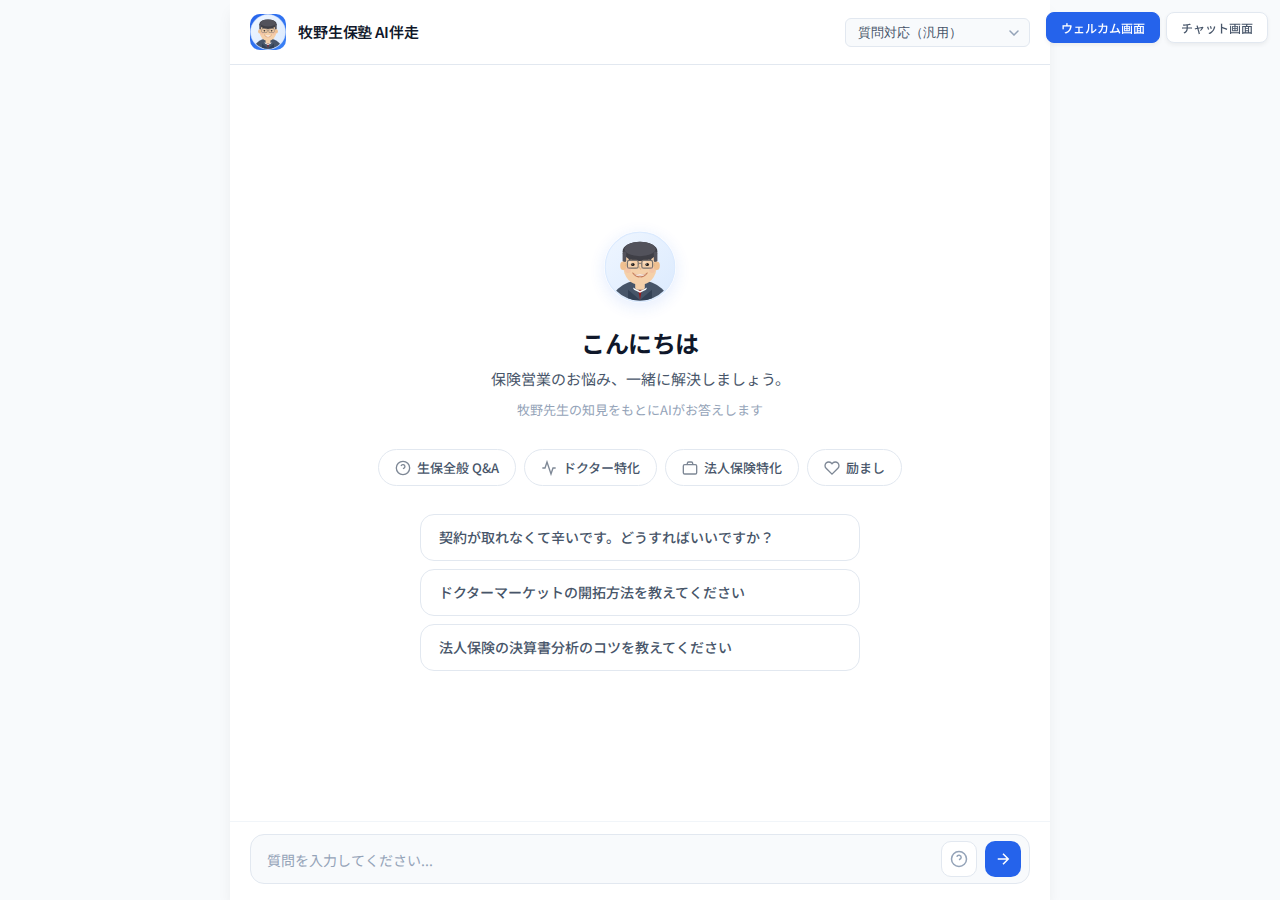
<file: makino-ai-companion/preview_chat.html>
<!DOCTYPE html>
<html lang="ja">
<head>
    <meta charset="UTF-8">
    <meta name="viewport" content="width=device-width, initial-scale=1.0">
    <title>牧野生保塾 AI伴走システム - チャットUIプレビュー</title>
    <link rel="preconnect" href="https://fonts.googleapis.com">
    <link href="https://fonts.googleapis.com/css2?family=Noto+Sans+JP:wght@300;400;500;600;700&display=swap" rel="stylesheet">
    <style>
        :root {
            --primary: #2563eb;
            --primary-hover: #1d4ed8;
            --primary-soft: #dbeafe;
            --primary-bg: #eff6ff;
            --surface: #ffffff;
            --bg: #f8fafc;
            --bg-alt: #f1f5f9;
            --text: #0f172a;
            --text-secondary: #475569;
            --text-muted: #94a3b8;
            --border: #e2e8f0;
            --border-light: #f1f5f9;
            --radius: 16px;
            --radius-sm: 10px;
            --transition: 0.2s cubic-bezier(0.4, 0, 0.2, 1);
        }
        * { margin: 0; padding: 0; box-sizing: border-box; }
        body {
            font-family: 'Noto Sans JP', -apple-system, BlinkMacSystemFont, "Segoe UI", "Hiragino Sans", sans-serif;
            background: var(--bg); color: var(--text); line-height: 1.7;
            -webkit-font-smoothing: antialiased; -moz-osx-font-smoothing: grayscale;
        }
        .app-container {
            display: flex; flex-direction: column; height: 100vh; height: 100dvh;
            max-width: 820px; margin: 0 auto; background: var(--surface);
            box-shadow: 0 10px 15px -3px rgba(0,0,0,0.08), 0 4px 6px -4px rgba(0,0,0,0.04);
        }
        .app-header {
            display: flex; align-items: center; justify-content: space-between;
            padding: 14px 20px; background: var(--surface);
            border-bottom: 1px solid var(--border); flex-shrink: 0; z-index: 10;
        }
        .header-left { display: flex; align-items: center; gap: 12px; }
        .header-logo {
            width: 36px; height: 36px;
            background: linear-gradient(135deg, var(--primary), #3b82f6);
            border-radius: 10px; display: flex; align-items: center; justify-content: center;
            flex-shrink: 0; overflow: hidden;
        }
        .header-logo img { width: 100%; height: 100%; object-fit: cover; border-radius: inherit; }
        .app-title { font-size: 15px; font-weight: 600; color: var(--text); letter-spacing: -0.01em; }
        .pattern-selector select {
            padding: 6px 28px 6px 12px; border: 1px solid var(--border); border-radius: 6px;
            background: var(--bg) url("data:image/svg+xml,%3Csvg width='10' height='6' viewBox='0 0 10 6' fill='none' xmlns='http://www.w3.org/2000/svg'%3E%3Cpath d='M1 1l4 4 4-4' stroke='%2394a3b8' stroke-width='1.5' stroke-linecap='round'/%3E%3C/svg%3E") no-repeat right 10px center;
            color: var(--text-secondary); font-size: 13px; font-weight: 500;
            cursor: pointer; outline: none; appearance: none; -webkit-appearance: none;
            transition: all var(--transition);
        }
        .pattern-selector select:hover { border-color: var(--primary); }
        .pattern-selector select option { color: var(--text); background: var(--surface); }

        /* チャットエリア */
        .chat-area {
            flex: 1; overflow-y: auto; padding: 24px 20px;
            display: flex; flex-direction: column; gap: 4px; scroll-behavior: smooth;
        }
        .chat-area::-webkit-scrollbar { width: 6px; }
        .chat-area::-webkit-scrollbar-track { background: transparent; }
        .chat-area::-webkit-scrollbar-thumb { background: var(--border); border-radius: 3px; }

        /* ウェルカム画面 */
        .welcome-screen {
            display: flex; flex-direction: column; align-items: center; justify-content: center;
            flex: 1; padding: 48px 24px 32px; gap: 28px;
            animation: welcomeFadeIn 0.6s cubic-bezier(0.16, 1, 0.3, 1);
        }
        @keyframes welcomeFadeIn {
            from { opacity: 0; transform: translateY(16px); }
            to { opacity: 1; transform: translateY(0); }
        }
        .welcome-screen.--leaving {
            animation: welcomeFadeOut 0.35s ease forwards; pointer-events: none;
        }
        @keyframes welcomeFadeOut {
            to { opacity: 0; transform: translateY(-12px) scale(0.97); }
        }
        .welcome-hero {
            display: flex; flex-direction: column; align-items: center; gap: 4px; text-align: center;
        }
        .welcome-avatar {
            width: 72px; height: 72px; border-radius: 50%; overflow: hidden; margin-bottom: 16px;
            box-shadow: 0 4px 16px rgba(37, 99, 235, 0.12);
            animation: avatarBounceIn 0.7s cubic-bezier(0.34, 1.56, 0.64, 1) 0.1s both;
        }
        @keyframes avatarBounceIn {
            from { opacity: 0; transform: scale(0.6); }
            to { opacity: 1; transform: scale(1); }
        }
        .welcome-avatar img, .welcome-avatar svg { width: 100%; height: 100%; object-fit: cover; }
        .welcome-heading {
            font-size: 24px; font-weight: 700; color: var(--text); letter-spacing: -0.02em;
            animation: textFadeIn 0.5s cubic-bezier(0.16, 1, 0.3, 1) 0.2s both;
        }
        .welcome-sub {
            font-size: 15px; font-weight: 400; color: var(--text-secondary); line-height: 1.6;
            animation: textFadeIn 0.5s cubic-bezier(0.16, 1, 0.3, 1) 0.3s both;
        }
        .welcome-note {
            font-size: 13px; color: var(--text-muted); margin-top: 4px;
            animation: textFadeIn 0.5s cubic-bezier(0.16, 1, 0.3, 1) 0.35s both;
        }
        @keyframes textFadeIn {
            from { opacity: 0; transform: translateY(8px); }
            to { opacity: 1; transform: translateY(0); }
        }
        .welcome-chips {
            display: flex; flex-wrap: wrap; justify-content: center; gap: 8px;
            animation: chipsSlideUp 0.5s cubic-bezier(0.16, 1, 0.3, 1) 0.4s both;
        }
        @keyframes chipsSlideUp {
            from { opacity: 0; transform: translateY(14px); }
            to { opacity: 1; transform: translateY(0); }
        }
        .welcome-chip {
            display: inline-flex; align-items: center; gap: 6px;
            padding: 8px 16px; background: var(--surface); border: 1.5px solid var(--border);
            border-radius: 24px; cursor: pointer; transition: all 0.2s cubic-bezier(0.4, 0, 0.2, 1);
            font-family: inherit; font-size: 13px; font-weight: 500;
            color: var(--text-secondary); white-space: nowrap;
        }
        .welcome-chip svg { flex-shrink: 0; opacity: 0.7; transition: opacity 0.2s; }
        .welcome-chip:hover {
            border-color: var(--primary); background: var(--primary-bg); color: var(--primary);
            transform: translateY(-1px); box-shadow: 0 2px 8px rgba(37, 99, 235, 0.1);
        }
        .welcome-chip:hover svg { opacity: 1; }
        .welcome-chip:active { transform: translateY(0); }
        .welcome-chip.--active {
            background: var(--primary); border-color: var(--primary); color: white;
        }
        .welcome-chip.--active svg { opacity: 1; stroke: white; }
        .welcome-suggestions {
            display: flex; flex-direction: column; gap: 8px; width: 100%; max-width: 440px;
            animation: suggestionsSlideUp 0.5s cubic-bezier(0.16, 1, 0.3, 1) 0.55s both;
        }
        @keyframes suggestionsSlideUp {
            from { opacity: 0; transform: translateY(14px); }
            to { opacity: 1; transform: translateY(0); }
        }
        .welcome-suggestion-btn {
            padding: 12px 18px; background: var(--surface); border: 1px solid var(--border);
            border-radius: 14px; font-size: 14px; font-weight: 500;
            color: var(--text-secondary); cursor: pointer; transition: all 0.2s;
            text-align: left; font-family: inherit; line-height: 1.5;
        }
        .welcome-suggestion-btn:hover {
            background: var(--primary-bg); border-color: var(--primary); color: var(--primary);
            transform: translateY(-1px); box-shadow: 0 2px 8px rgba(37, 99, 235, 0.08);
        }
        .welcome-suggestion-btn:active { transform: translateY(0); }

        /* メッセージ */
        .message {
            max-width: 82%; display: flex; flex-direction: column; gap: 6px;
            animation: messageIn 0.35s cubic-bezier(0.16, 1, 0.3, 1);
        }
        @keyframes messageIn {
            from { opacity: 0; transform: translateY(10px) scale(0.98); }
            to { opacity: 1; transform: translateY(0) scale(1); }
        }
        .message--user { align-self: flex-end; align-items: flex-end; margin-top: 16px; }
        .message--assistant { align-self: flex-start; align-items: flex-start; margin-top: 4px; }
        .message-row { display: flex; align-items: flex-end; gap: 10px; }
        .message--user .message-row { flex-direction: row-reverse; }
        .message-avatar {
            width: 32px; height: 32px; border-radius: 10px; flex-shrink: 0;
            display: flex; align-items: center; justify-content: center; font-size: 14px;
        }
        .message--assistant .message-avatar {
            background: linear-gradient(135deg, var(--primary-bg), var(--primary-soft));
            overflow: hidden; padding: 0;
        }
        .message--assistant .message-avatar img,
        .message--assistant .message-avatar svg {
            width: 100%; height: 100%; object-fit: cover;
        }
        .message--user .message-avatar { background: var(--bg-alt); color: var(--text-muted); }
        .message-bubble {
            padding: 12px 16px; font-size: 14px; line-height: 1.8;
            word-break: break-word; white-space: pre-wrap;
        }
        .message--user .message-bubble {
            background: var(--primary); color: white;
            border-radius: var(--radius) var(--radius) 4px var(--radius);
            box-shadow: 0 1px 2px rgba(37,99,235,0.2);
        }
        .message--assistant .message-bubble {
            background: var(--bg); color: var(--text);
            border-radius: var(--radius) var(--radius) var(--radius) 4px;
            border: 1px solid var(--border-light);
        }
        .message-sources {
            margin-left: 42px; padding: 8px 14px; background: var(--bg);
            border: 1px solid var(--border-light); border-radius: var(--radius-sm);
            font-size: 12px; color: var(--text-muted); transition: all var(--transition);
        }
        .message-sources[open] { background: var(--surface); border-color: var(--border); }
        .message-sources summary {
            cursor: pointer; font-weight: 500; color: var(--text-secondary); font-size: 12px;
            display: flex; align-items: center; gap: 6px; list-style: none; user-select: none;
        }
        .message-sources summary::-webkit-details-marker { display: none; }
        .message-sources summary::before {
            content: ''; width: 16px; height: 16px;
            background: url("data:image/svg+xml,%3Csvg width='16' height='16' viewBox='0 0 16 16' fill='none' xmlns='http://www.w3.org/2000/svg'%3E%3Cpath d='M6 4l4 4-4 4' stroke='%2394a3b8' stroke-width='1.5' stroke-linecap='round'/%3E%3C/svg%3E") no-repeat center;
            transition: transform var(--transition); flex-shrink: 0;
        }
        .message-sources[open] summary::before { transform: rotate(90deg); }
        .message-sources ul { margin-top: 8px; padding-left: 22px; display: flex; flex-direction: column; gap: 2px; }
        .message-sources li { font-size: 12px; color: var(--text-secondary); line-height: 1.5; }
        .message-feedback { display: flex; gap: 6px; margin-left: 42px; }
        .feedback-btn {
            padding: 5px 14px; border: 1px solid var(--border); border-radius: 20px;
            background: var(--surface); font-size: 12px; font-weight: 500;
            color: var(--text-secondary); cursor: pointer; transition: all var(--transition);
        }
        .feedback-btn:hover { background: var(--primary-bg); border-color: var(--primary); color: var(--primary); }
        .feedback-btn--active { background: var(--primary); color: white; border-color: var(--primary); }

        /* 入力エリア */
        .input-area {
            padding: 12px 20px 16px; background: var(--surface);
            border-top: 1px solid var(--border-light); flex-shrink: 0;
        }
        .input-wrapper {
            display: flex; align-items: flex-end; gap: 8px; background: var(--bg);
            border: 1.5px solid var(--border); border-radius: 14px; padding: 6px 8px 6px 16px;
            transition: all var(--transition);
        }
        .input-wrapper:focus-within {
            border-color: var(--primary);
            box-shadow: 0 0 0 3px rgba(37,99,235,0.08);
            background: var(--surface);
        }
        #questionInput {
            flex: 1; border: none; outline: none; background: transparent;
            font-size: 14px; line-height: 1.6; resize: none; max-height: 120px;
            font-family: inherit; color: var(--text); padding: 6px 0;
        }
        #questionInput::placeholder { color: var(--text-muted); }
        .send-button, .guide-toggle {
            width: 36px; height: 36px; border-radius: 10px;
            display: flex; align-items: center; justify-content: center; flex-shrink: 0; cursor: pointer;
        }
        .send-button {
            border: none; background: var(--primary); color: white;
            transition: all var(--transition);
        }
        .send-button:hover { background: var(--primary-hover); transform: scale(1.04); }
        .guide-toggle {
            border: 1.5px solid var(--border); background: var(--surface);
            color: var(--text-muted); transition: all var(--transition);
        }
        .guide-toggle:hover {
            background: var(--primary-bg); border-color: var(--primary); color: var(--primary);
        }

        /* プレビューモード切替 */
        .preview-switcher {
            position: fixed; top: 12px; right: 12px; z-index: 100;
            display: flex; gap: 6px;
        }
        .preview-switcher button {
            padding: 6px 14px; border: 1px solid var(--border); border-radius: 8px;
            background: var(--surface); font-size: 12px; font-weight: 500;
            color: var(--text-secondary); cursor: pointer; font-family: inherit;
            transition: all 0.2s; box-shadow: 0 2px 4px rgba(0,0,0,0.06);
        }
        .preview-switcher button:hover { border-color: var(--primary); color: var(--primary); }
        .preview-switcher button.--active {
            background: var(--primary); color: white; border-color: var(--primary);
        }

        @media (max-width: 640px) {
            .app-container { box-shadow: none; }
            .app-header { padding: 12px 16px; }
            .chat-area { padding: 16px 14px; }
            .input-area { padding: 10px 14px 14px; }
            .message { max-width: 90%; }
            .message-sources, .message-feedback { margin-left: 0; }
            .message-avatar { width: 28px; height: 28px; border-radius: 8px; font-size: 12px; }
            .welcome-heading { font-size: 20px; }
            .welcome-chips { gap: 6px; }
            .welcome-chip { padding: 6px 12px; font-size: 12px; }
        }
    </style>
</head>
<body>
    <!-- プレビュー切替 -->
    <div class="preview-switcher">
        <button class="--active" onclick="showWelcome()">ウェルカム画面</button>
        <button onclick="showChat()">チャット画面</button>
    </div>

    <div class="app-container">
        <header class="app-header">
            <div class="header-left">
                <div class="header-logo">
                    <svg xmlns="http://www.w3.org/2000/svg" viewBox="0 0 120 120" width="36" height="36">
                        <circle cx="60" cy="60" r="58" fill="url(#bg-grad-h)" stroke="#dbeafe" stroke-width="2"/>
                        <defs>
                            <linearGradient id="bg-grad-h" x1="0%" y1="0%" x2="100%" y2="100%">
                                <stop offset="0%" stop-color="#eff6ff"/><stop offset="100%" stop-color="#dbeafe"/>
                            </linearGradient>
                            <clipPath id="circle-clip-h"><circle cx="60" cy="60" r="56"/></clipPath>
                        </defs>
                        <g clip-path="url(#circle-clip-h)">
                            <ellipse cx="60" cy="130" rx="52" ry="48" fill="#475569"/>
                            <path d="M40 98 L60 115 L80 98 L80 130 L40 130 Z" fill="#334155"/>
                            <path d="M57 98 L60 115 L63 98 Z" fill="#991b1b"/>
                            <path d="M48 94 L60 100 L72 94 L70 98 L60 103 L50 98 Z" fill="#f8fafc"/>
                            <rect x="52" y="82" width="16" height="16" rx="4" fill="#f5d0a9"/>
                            <ellipse cx="60" cy="58" rx="28" ry="32" fill="#f5d0a9"/>
                            <ellipse cx="60" cy="34" rx="29" ry="16" fill="#3f3f46"/>
                            <ellipse cx="60" cy="30" rx="26" ry="12" fill="#52525b"/>
                            <rect x="31" y="34" width="6" height="18" rx="3" fill="#52525b"/>
                            <rect x="83" y="34" width="6" height="18" rx="3" fill="#52525b"/>
                            <ellipse cx="32" cy="58" rx="5" ry="7" fill="#f0c090"/>
                            <ellipse cx="88" cy="58" rx="5" ry="7" fill="#f0c090"/>
                            <path d="M42 48 Q48 44 54 47" stroke="#3f3f46" stroke-width="2" fill="none" stroke-linecap="round"/>
                            <path d="M66 47 Q72 44 78 48" stroke="#3f3f46" stroke-width="2" fill="none" stroke-linecap="round"/>
                            <rect x="39" y="49" width="18" height="13" rx="3" fill="none" stroke="#78716c" stroke-width="2"/>
                            <rect x="63" y="49" width="18" height="13" rx="3" fill="none" stroke="#78716c" stroke-width="2"/>
                            <path d="M57 55 Q60 52 63 55" stroke="#78716c" stroke-width="1.5" fill="none"/>
                            <ellipse cx="48" cy="56" rx="3" ry="2.5" fill="#1c1917"/>
                            <circle cx="47" cy="55" r="1" fill="white" opacity="0.7"/>
                            <ellipse cx="72" cy="56" rx="3" ry="2.5" fill="#1c1917"/>
                            <circle cx="71" cy="55" r="1" fill="white" opacity="0.7"/>
                            <path d="M58 58 Q60 66 62 63" stroke="#d4a574" stroke-width="1.2" fill="none" stroke-linecap="round"/>
                            <path d="M48 70 Q54 78 60 76 Q66 78 72 70" stroke="#c47a5a" stroke-width="1.8" fill="none" stroke-linecap="round"/>
                            <path d="M50 72 Q60 79 70 72" fill="#fefefe"/>
                            <circle cx="40" cy="65" r="5" fill="#f0a0a0" opacity="0.2"/>
                            <circle cx="80" cy="65" r="5" fill="#f0a0a0" opacity="0.2"/>
                        </g>
                    </svg>
                </div>
                <h1 class="app-title">牧野生保塾 AI伴走</h1>
            </div>
            <div class="pattern-selector">
                <select id="patternSelect">
                    <option value="1">質問対応（汎用）</option>
                    <option value="2">ドクターマーケット特化</option>
                    <option value="3">法人保険特化</option>
                    <option value="4">励まし・メンタリング</option>
                </select>
            </div>
        </header>

        <main class="chat-area" id="chatArea">
            <!-- ウェルカム画面 -->
            <div class="welcome-screen" id="welcomeScreen">
                <div class="welcome-hero">
                    <div class="welcome-avatar">
                        <svg xmlns="http://www.w3.org/2000/svg" viewBox="0 0 120 120" width="72" height="72">
                            <circle cx="60" cy="60" r="58" fill="url(#bg-grad-w)" stroke="#dbeafe" stroke-width="2"/>
                            <defs>
                                <linearGradient id="bg-grad-w" x1="0%" y1="0%" x2="100%" y2="100%">
                                    <stop offset="0%" stop-color="#eff6ff"/><stop offset="100%" stop-color="#dbeafe"/>
                                </linearGradient>
                                <clipPath id="circle-clip-w"><circle cx="60" cy="60" r="56"/></clipPath>
                            </defs>
                            <g clip-path="url(#circle-clip-w)">
                                <ellipse cx="60" cy="130" rx="52" ry="48" fill="#475569"/>
                                <path d="M40 98 L60 115 L80 98 L80 130 L40 130 Z" fill="#334155"/>
                                <path d="M57 98 L60 115 L63 98 Z" fill="#991b1b"/>
                                <path d="M48 94 L60 100 L72 94 L70 98 L60 103 L50 98 Z" fill="#f8fafc"/>
                                <rect x="52" y="82" width="16" height="16" rx="4" fill="#f5d0a9"/>
                                <ellipse cx="60" cy="58" rx="28" ry="32" fill="#f5d0a9"/>
                                <ellipse cx="60" cy="34" rx="29" ry="16" fill="#3f3f46"/>
                                <ellipse cx="60" cy="30" rx="26" ry="12" fill="#52525b"/>
                                <rect x="31" y="34" width="6" height="18" rx="3" fill="#52525b"/>
                                <rect x="83" y="34" width="6" height="18" rx="3" fill="#52525b"/>
                                <ellipse cx="32" cy="58" rx="5" ry="7" fill="#f0c090"/>
                                <ellipse cx="88" cy="58" rx="5" ry="7" fill="#f0c090"/>
                                <path d="M42 48 Q48 44 54 47" stroke="#3f3f46" stroke-width="2" fill="none" stroke-linecap="round"/>
                                <path d="M66 47 Q72 44 78 48" stroke="#3f3f46" stroke-width="2" fill="none" stroke-linecap="round"/>
                                <rect x="39" y="49" width="18" height="13" rx="3" fill="none" stroke="#78716c" stroke-width="2"/>
                                <rect x="63" y="49" width="18" height="13" rx="3" fill="none" stroke="#78716c" stroke-width="2"/>
                                <path d="M57 55 Q60 52 63 55" stroke="#78716c" stroke-width="1.5" fill="none"/>
                                <rect x="41" y="51" width="5" height="3" rx="1" fill="rgba(255,255,255,0.3)"/>
                                <rect x="65" y="51" width="5" height="3" rx="1" fill="rgba(255,255,255,0.3)"/>
                                <ellipse cx="48" cy="56" rx="3" ry="2.5" fill="#1c1917"/>
                                <circle cx="47" cy="55" r="1" fill="white" opacity="0.7"/>
                                <ellipse cx="72" cy="56" rx="3" ry="2.5" fill="#1c1917"/>
                                <circle cx="71" cy="55" r="1" fill="white" opacity="0.7"/>
                                <path d="M58 58 Q60 66 62 63" stroke="#d4a574" stroke-width="1.2" fill="none" stroke-linecap="round"/>
                                <path d="M48 70 Q54 78 60 76 Q66 78 72 70" stroke="#c47a5a" stroke-width="1.8" fill="none" stroke-linecap="round"/>
                                <path d="M50 72 Q60 79 70 72" fill="#fefefe"/>
                                <path d="M50 72 Q60 76 70 72" stroke="#c47a5a" stroke-width="0.8" fill="none"/>
                                <path d="M36 54 Q38 56 36 58" stroke="#d4a574" stroke-width="0.8" fill="none"/>
                                <path d="M84 54 Q82 56 84 58" stroke="#d4a574" stroke-width="0.8" fill="none"/>
                                <circle cx="40" cy="65" r="5" fill="#f0a0a0" opacity="0.2"/>
                                <circle cx="80" cy="65" r="5" fill="#f0a0a0" opacity="0.2"/>
                            </g>
                        </svg>
                    </div>
                    <h2 class="welcome-heading">こんにちは</h2>
                    <p class="welcome-sub">保険営業のお悩み、一緒に解決しましょう。</p>
                    <p class="welcome-note">牧野先生の知見をもとにAIがお答えします</p>
                </div>

                <div class="welcome-chips">
                    <button class="welcome-chip" data-pattern="1">
                        <svg width="16" height="16" viewBox="0 0 24 24" fill="none" stroke="currentColor" stroke-width="2"><circle cx="12" cy="12" r="10"/><path d="M9.09 9a3 3 0 015.83 1c0 2-3 3-3 3"/><line x1="12" y1="17" x2="12.01" y2="17"/></svg>
                        <span>生保全般 Q&A</span>
                    </button>
                    <button class="welcome-chip" data-pattern="2">
                        <svg width="16" height="16" viewBox="0 0 24 24" fill="none" stroke="currentColor" stroke-width="2"><path d="M22 12h-4l-3 9L9 3l-3 9H2"/></svg>
                        <span>ドクター特化</span>
                    </button>
                    <button class="welcome-chip" data-pattern="3">
                        <svg width="16" height="16" viewBox="0 0 24 24" fill="none" stroke="currentColor" stroke-width="2"><rect x="2" y="7" width="20" height="14" rx="2"/><path d="M16 7V5a2 2 0 00-2-2h-4a2 2 0 00-2 2v2"/></svg>
                        <span>法人保険特化</span>
                    </button>
                    <button class="welcome-chip" data-pattern="4">
                        <svg width="16" height="16" viewBox="0 0 24 24" fill="none" stroke="currentColor" stroke-width="2"><path d="M20.84 4.61a5.5 5.5 0 00-7.78 0L12 5.67l-1.06-1.06a5.5 5.5 0 00-7.78 7.78L12 21.23l8.84-8.84a5.5 5.5 0 000-7.78z"/></svg>
                        <span>励まし</span>
                    </button>
                </div>

                <div class="welcome-suggestions">
                    <button class="welcome-suggestion-btn" data-question="契約が取れなくて辛いです。どうすればいいですか？">契約が取れなくて辛いです。どうすればいいですか？</button>
                    <button class="welcome-suggestion-btn" data-question="ドクターマーケットの開拓方法を教えてください">ドクターマーケットの開拓方法を教えてください</button>
                    <button class="welcome-suggestion-btn" data-question="法人保険の決算書分析のコツを教えてください">法人保険の決算書分析のコツを教えてください</button>
                </div>
            </div>

            <!-- チャット画面（非表示） -->
            <div id="chatMessages" style="display:none;">
                <div class="message message--user">
                    <div class="message-row">
                        <div class="message-avatar">
                            <svg width="16" height="16" viewBox="0 0 24 24" fill="none" stroke="currentColor" stroke-width="2"><path d="M20 21v-2a4 4 0 00-4-4H8a4 4 0 00-4 4v2"/><circle cx="12" cy="7" r="4"/></svg>
                        </div>
                        <div class="message-bubble">契約が取れなくて辛いです。どうすればいいですか？</div>
                    </div>
                </div>

                <div class="message message--assistant">
                    <div class="message-row">
                        <div class="message-avatar">
                            <svg xmlns="http://www.w3.org/2000/svg" viewBox="0 0 120 120" width="32" height="32">
                                <circle cx="60" cy="60" r="58" fill="url(#bg-grad-m)" stroke="#dbeafe" stroke-width="2"/>
                                <defs>
                                    <linearGradient id="bg-grad-m" x1="0%" y1="0%" x2="100%" y2="100%">
                                        <stop offset="0%" stop-color="#eff6ff"/><stop offset="100%" stop-color="#dbeafe"/>
                                    </linearGradient>
                                    <clipPath id="circle-clip-m"><circle cx="60" cy="60" r="56"/></clipPath>
                                </defs>
                                <g clip-path="url(#circle-clip-m)">
                                    <ellipse cx="60" cy="130" rx="52" ry="48" fill="#475569"/>
                                    <path d="M40 98 L60 115 L80 98 L80 130 L40 130 Z" fill="#334155"/>
                                    <path d="M57 98 L60 115 L63 98 Z" fill="#991b1b"/>
                                    <path d="M48 94 L60 100 L72 94 L70 98 L60 103 L50 98 Z" fill="#f8fafc"/>
                                    <rect x="52" y="82" width="16" height="16" rx="4" fill="#f5d0a9"/>
                                    <ellipse cx="60" cy="58" rx="28" ry="32" fill="#f5d0a9"/>
                                    <ellipse cx="60" cy="34" rx="29" ry="16" fill="#3f3f46"/>
                                    <ellipse cx="60" cy="30" rx="26" ry="12" fill="#52525b"/>
                                    <rect x="31" y="34" width="6" height="18" rx="3" fill="#52525b"/>
                                    <rect x="83" y="34" width="6" height="18" rx="3" fill="#52525b"/>
                                    <ellipse cx="32" cy="58" rx="5" ry="7" fill="#f0c090"/>
                                    <ellipse cx="88" cy="58" rx="5" ry="7" fill="#f0c090"/>
                                    <path d="M42 48 Q48 44 54 47" stroke="#3f3f46" stroke-width="2" fill="none" stroke-linecap="round"/>
                                    <path d="M66 47 Q72 44 78 48" stroke="#3f3f46" stroke-width="2" fill="none" stroke-linecap="round"/>
                                    <rect x="39" y="49" width="18" height="13" rx="3" fill="none" stroke="#78716c" stroke-width="2"/>
                                    <rect x="63" y="49" width="18" height="13" rx="3" fill="none" stroke="#78716c" stroke-width="2"/>
                                    <path d="M57 55 Q60 52 63 55" stroke="#78716c" stroke-width="1.5" fill="none"/>
                                    <ellipse cx="48" cy="56" rx="3" ry="2.5" fill="#1c1917"/>
                                    <circle cx="47" cy="55" r="1" fill="white" opacity="0.7"/>
                                    <ellipse cx="72" cy="56" rx="3" ry="2.5" fill="#1c1917"/>
                                    <circle cx="71" cy="55" r="1" fill="white" opacity="0.7"/>
                                    <path d="M58 58 Q60 66 62 63" stroke="#d4a574" stroke-width="1.2" fill="none" stroke-linecap="round"/>
                                    <path d="M48 70 Q54 78 60 76 Q66 78 72 70" stroke="#c47a5a" stroke-width="1.8" fill="none" stroke-linecap="round"/>
                                    <path d="M50 72 Q60 79 70 72" fill="#fefefe"/>
                                    <circle cx="40" cy="65" r="5" fill="#f0a0a0" opacity="0.2"/>
                                    <circle cx="80" cy="65" r="5" fill="#f0a0a0" opacity="0.2"/>
                                </g>
                            </svg>
                        </div>
                        <div class="message-bubble">その気持ち、よく分かります。私も全く売れない時期がありました。ソニー生命に入社した当初、契約ゼロが続き、退職を考えるほど追い込まれた経験があります。

大切なのは「誰にでもできることを、だれにも負けないほどやる」ことです。

今は種まきの時期です。必ず芽が出ると信じて、目の前のお客様に全力で向き合いましょう。

具体的には：
・毎日3件のアポイントを取る習慣をつける
・既存のお客様への定期フォローを欠かさない
・成功している先輩のやり方を徹底的に真似る

過去と他人は変えられないが、未来と自分は変えられる。今日からできることに集中しましょう。</div>
                    </div>
                    <details class="message-sources">
                        <summary>参考資料 (1件)</summary>
                        <ul><li>営業マインド - 契約が取れない時期の乗り越え方</li></ul>
                    </details>
                    <div class="message-feedback">
                        <button class="feedback-btn feedback-btn--active">役に立った</button>
                        <button class="feedback-btn">改善が必要</button>
                    </div>
                </div>

                <div class="message message--user">
                    <div class="message-row">
                        <div class="message-avatar">
                            <svg width="16" height="16" viewBox="0 0 24 24" fill="none" stroke="currentColor" stroke-width="2"><path d="M20 21v-2a4 4 0 00-4-4H8a4 4 0 00-4 4v2"/><circle cx="12" cy="7" r="4"/></svg>
                        </div>
                        <div class="message-bubble">ドクターマーケットの開拓方法を教えてください</div>
                    </div>
                </div>

                <div class="message message--assistant">
                    <div class="message-row">
                        <div class="message-avatar">
                            <svg xmlns="http://www.w3.org/2000/svg" viewBox="0 0 120 120" width="32" height="32">
                                <circle cx="60" cy="60" r="58" fill="url(#bg-grad-m2)" stroke="#dbeafe" stroke-width="2"/>
                                <defs>
                                    <linearGradient id="bg-grad-m2" x1="0%" y1="0%" x2="100%" y2="100%">
                                        <stop offset="0%" stop-color="#eff6ff"/><stop offset="100%" stop-color="#dbeafe"/>
                                    </linearGradient>
                                    <clipPath id="circle-clip-m2"><circle cx="60" cy="60" r="56"/></clipPath>
                                </defs>
                                <g clip-path="url(#circle-clip-m2)">
                                    <ellipse cx="60" cy="130" rx="52" ry="48" fill="#475569"/>
                                    <path d="M40 98 L60 115 L80 98 L80 130 L40 130 Z" fill="#334155"/>
                                    <path d="M57 98 L60 115 L63 98 Z" fill="#991b1b"/>
                                    <path d="M48 94 L60 100 L72 94 L70 98 L60 103 L50 98 Z" fill="#f8fafc"/>
                                    <rect x="52" y="82" width="16" height="16" rx="4" fill="#f5d0a9"/>
                                    <ellipse cx="60" cy="58" rx="28" ry="32" fill="#f5d0a9"/>
                                    <ellipse cx="60" cy="34" rx="29" ry="16" fill="#3f3f46"/>
                                    <ellipse cx="60" cy="30" rx="26" ry="12" fill="#52525b"/>
                                    <rect x="31" y="34" width="6" height="18" rx="3" fill="#52525b"/>
                                    <rect x="83" y="34" width="6" height="18" rx="3" fill="#52525b"/>
                                    <ellipse cx="32" cy="58" rx="5" ry="7" fill="#f0c090"/>
                                    <ellipse cx="88" cy="58" rx="5" ry="7" fill="#f0c090"/>
                                    <path d="M42 48 Q48 44 54 47" stroke="#3f3f46" stroke-width="2" fill="none" stroke-linecap="round"/>
                                    <path d="M66 47 Q72 44 78 48" stroke="#3f3f46" stroke-width="2" fill="none" stroke-linecap="round"/>
                                    <rect x="39" y="49" width="18" height="13" rx="3" fill="none" stroke="#78716c" stroke-width="2"/>
                                    <rect x="63" y="49" width="18" height="13" rx="3" fill="none" stroke="#78716c" stroke-width="2"/>
                                    <path d="M57 55 Q60 52 63 55" stroke="#78716c" stroke-width="1.5" fill="none"/>
                                    <ellipse cx="48" cy="56" rx="3" ry="2.5" fill="#1c1917"/>
                                    <circle cx="47" cy="55" r="1" fill="white" opacity="0.7"/>
                                    <ellipse cx="72" cy="56" rx="3" ry="2.5" fill="#1c1917"/>
                                    <circle cx="71" cy="55" r="1" fill="white" opacity="0.7"/>
                                    <path d="M58 58 Q60 66 62 63" stroke="#d4a574" stroke-width="1.2" fill="none" stroke-linecap="round"/>
                                    <path d="M48 70 Q54 78 60 76 Q66 78 72 70" stroke="#c47a5a" stroke-width="1.8" fill="none" stroke-linecap="round"/>
                                    <path d="M50 72 Q60 79 70 72" fill="#fefefe"/>
                                    <circle cx="40" cy="65" r="5" fill="#f0a0a0" opacity="0.2"/>
                                    <circle cx="80" cy="65" r="5" fill="#f0a0a0" opacity="0.2"/>
                                </g>
                            </svg>
                        </div>
                        <div class="message-bubble">ドクターマーケットは非常に有望な市場です。医師は高収入であり、節税ニーズも高いため、適切なアプローチができれば大きな成果につながります。

開拓の3つのポイント：

1. 信頼構築から始める
いきなり保険の話をしない。まず医師の課題（経営、相続、資産運用）に関心を持ち、情報提供者としての信頼を得る。

2. 専門知識を武装する
医療法人の税制、MS法人の活用、退職金準備など、医師特有のニーズを深く理解する。

3. 紹介の連鎖を作る
一人の医師との関係が深まれば、同僚・知人の紹介につながる。医師会やゴルフコンペなどのコミュニティも活用する。</div>
                    </div>
                    <details class="message-sources">
                        <summary>参考資料 (2件)</summary>
                        <ul>
                            <li>ドクターマーケット - 開業医向け営業戦略</li>
                            <li>法人保険 - 医療法人の節税スキーム</li>
                        </ul>
                    </details>
                    <div class="message-feedback">
                        <button class="feedback-btn">役に立った</button>
                        <button class="feedback-btn">改善が必要</button>
                    </div>
                </div>
            </div>
        </main>

        <footer class="input-area">
            <div class="input-wrapper">
                <textarea id="questionInput" placeholder="質問を入力してください..." rows="1"></textarea>
                <button class="guide-toggle" title="質問ナビ">
                    <svg width="18" height="18" viewBox="0 0 24 24" fill="none" stroke="currentColor" stroke-width="2">
                        <circle cx="12" cy="12" r="10"></circle>
                        <path d="M9.09 9a3 3 0 015.83 1c0 2-3 3-3 3"></path>
                        <line x1="12" y1="17" x2="12.01" y2="17"></line>
                    </svg>
                </button>
                <button class="send-button">
                    <svg width="18" height="18" viewBox="0 0 24 24" fill="none" stroke="currentColor" stroke-width="2">
                        <path d="M5 12h14M12 5l7 7-7 7"/>
                    </svg>
                </button>
            </div>
        </footer>
    </div>

    <script>
        // プレビュー切替
        const welcomeEl = document.getElementById("welcomeScreen");
        const chatMsgs = document.getElementById("chatMessages");
        const btns = document.querySelectorAll(".preview-switcher button");

        function showWelcome() {
            welcomeEl.style.display = "";
            chatMsgs.style.display = "none";
            btns[0].classList.add("--active");
            btns[1].classList.remove("--active");
        }
        function showChat() {
            welcomeEl.style.display = "none";
            chatMsgs.style.display = "";
            btns[1].classList.add("--active");
            btns[0].classList.remove("--active");
        }

        // チップ選択
        document.querySelectorAll(".welcome-chip").forEach(chip => {
            chip.addEventListener("click", () => {
                document.querySelectorAll(".welcome-chip").forEach(c => c.classList.remove("--active"));
                chip.classList.add("--active");
                document.getElementById("patternSelect").value = chip.dataset.pattern;
            });
        });

        // サジェスト → チャットに遷移
        document.querySelectorAll(".welcome-suggestion-btn").forEach(btn => {
            btn.addEventListener("click", () => showChat());
        });
    </script>
</body>
</html>
</file>
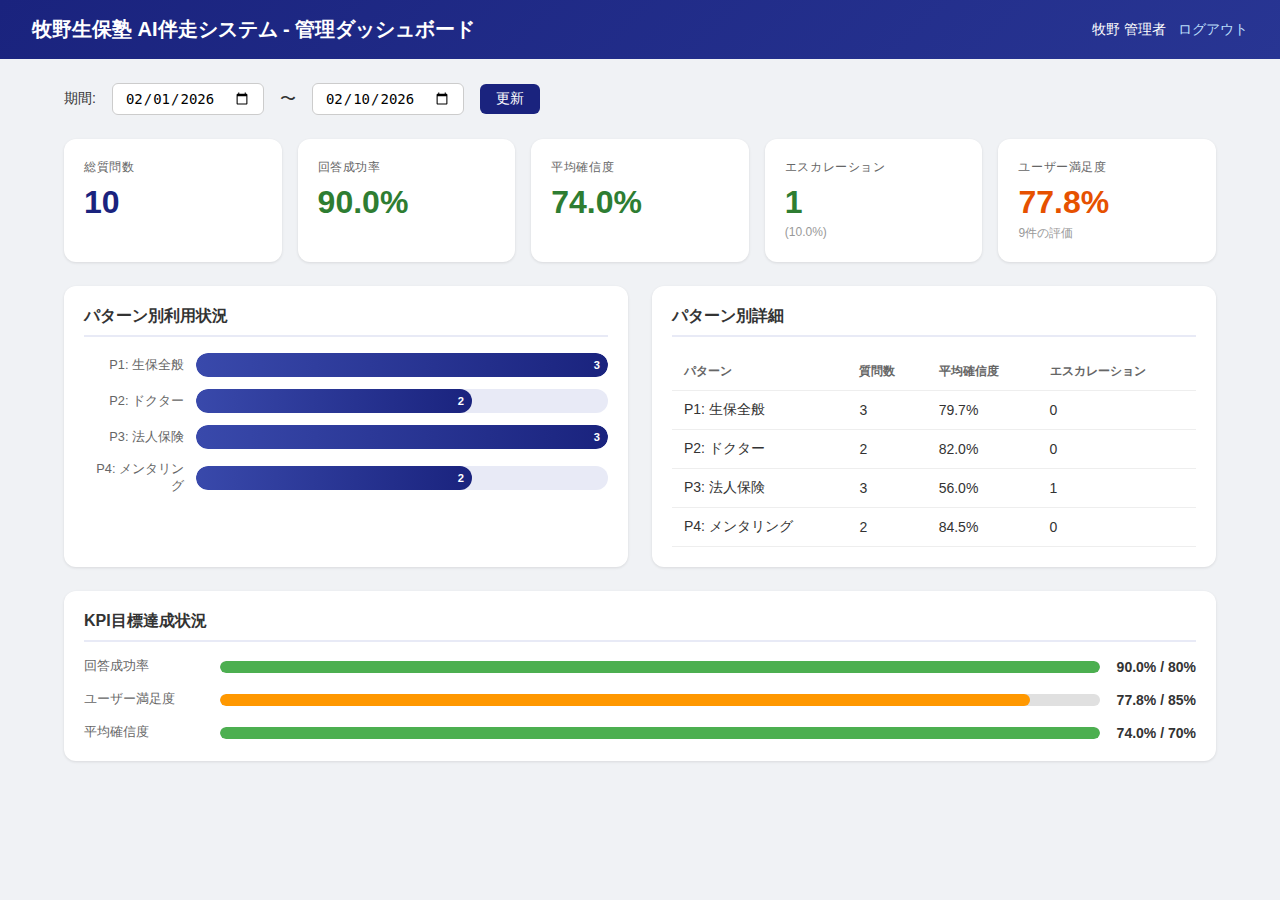
<file: makino-ai-companion/preview_dashboard.html>
<!DOCTYPE html>
<html lang="ja">
<head>
    <meta charset="UTF-8">
    <meta name="viewport" content="width=device-width, initial-scale=1.0">
    <title>管理ダッシュボード - 牧野生保塾 AI伴走システム - UIプレビュー</title>
    <style>
        * { margin: 0; padding: 0; box-sizing: border-box; }
        body { font-family: 'Segoe UI', 'Hiragino Sans', 'Noto Sans JP', sans-serif; background: #f0f2f5; color: #333; }
        .header {
            background: linear-gradient(135deg, #1a237e, #283593); color: white;
            padding: 1rem 2rem; display: flex; justify-content: space-between; align-items: center;
        }
        .header h1 { font-size: 1.25rem; font-weight: 600; }
        .header .user-info { display: flex; align-items: center; gap: 0.75rem; font-size: 0.875rem; }
        .container { max-width: 1200px; margin: 0 auto; padding: 1.5rem; }
        .filters {
            display: flex; gap: 1rem; margin-bottom: 1.5rem; align-items: center; flex-wrap: wrap;
        }
        .filters label { font-size: 0.875rem; font-weight: 500; }
        .filters input[type="date"] {
            padding: 0.375rem 0.75rem; border: 1px solid #ccc; border-radius: 6px; font-size: 0.875rem;
        }
        .filters button {
            padding: 0.375rem 1rem; background: #1a237e; color: white;
            border: none; border-radius: 6px; cursor: pointer; font-size: 0.875rem;
        }
        .kpi-grid { display: grid; grid-template-columns: repeat(auto-fit, minmax(200px, 1fr)); gap: 1rem; margin-bottom: 1.5rem; }
        .kpi-card { background: white; border-radius: 12px; padding: 1.25rem; box-shadow: 0 1px 3px rgba(0,0,0,0.1); }
        .kpi-card .label { font-size: 0.75rem; color: #666; text-transform: uppercase; letter-spacing: 0.05em; margin-bottom: 0.5rem; }
        .kpi-card .value { font-size: 2rem; font-weight: 700; color: #1a237e; }
        .kpi-card .sub { font-size: 0.75rem; color: #999; margin-top: 0.25rem; }
        .kpi-card.warn .value { color: #e65100; }
        .kpi-card.good .value { color: #2e7d32; }
        .panel-grid { display: grid; grid-template-columns: 1fr 1fr; gap: 1.5rem; margin-bottom: 1.5rem; }
        @media (max-width: 768px) { .panel-grid { grid-template-columns: 1fr; } }
        .panel { background: white; border-radius: 12px; padding: 1.25rem; box-shadow: 0 1px 3px rgba(0,0,0,0.1); }
        .panel h2 { font-size: 1rem; font-weight: 600; margin-bottom: 1rem; padding-bottom: 0.5rem; border-bottom: 2px solid #e8eaf6; }
        .pattern-table { width: 100%; border-collapse: collapse; font-size: 0.875rem; }
        .pattern-table th, .pattern-table td { padding: 0.625rem 0.75rem; text-align: left; border-bottom: 1px solid #eee; }
        .pattern-table th { font-weight: 600; color: #666; font-size: 0.75rem; text-transform: uppercase; }
        .bar-chart { display: flex; flex-direction: column; gap: 0.75rem; }
        .bar-row { display: flex; align-items: center; gap: 0.75rem; }
        .bar-label { width: 100px; font-size: 0.8rem; text-align: right; color: #666; flex-shrink: 0; }
        .bar-track { flex: 1; height: 24px; background: #e8eaf6; border-radius: 12px; overflow: hidden; }
        .bar-fill {
            height: 100%; border-radius: 12px; background: linear-gradient(90deg, #3949ab, #1a237e);
            display: flex; align-items: center; justify-content: flex-end;
            padding-right: 8px; font-size: 0.7rem; color: white; font-weight: 600;
        }
        .gauge-list { display: flex; flex-direction: column; gap: 1rem; }
        .gauge-item { display: flex; align-items: center; gap: 1rem; }
        .gauge-label { width: 120px; font-size: 0.8rem; color: #666; }
        .gauge-track { flex: 1; height: 12px; background: #e0e0e0; border-radius: 6px; overflow: hidden; }
        .gauge-fill { height: 100%; border-radius: 6px; }
        .gauge-fill.ok { background: #4caf50; }
        .gauge-fill.warn { background: #ff9800; }
        .gauge-fill.bad { background: #f44336; }
        .gauge-value { width: 80px; font-size: 0.875rem; font-weight: 600; text-align: right; }
    </style>
</head>
<body>
    <div class="header">
        <h1>牧野生保塾 AI伴走システム - 管理ダッシュボード</h1>
        <div class="user-info">
            <span>牧野 管理者</span>
            <a href="#" style="color:#bbdefb;text-decoration:none;">ログアウト</a>
        </div>
    </div>

    <div class="container">
        <div class="filters">
            <label>期間:</label>
            <input type="date" value="2026-02-01">
            <span>〜</span>
            <input type="date" value="2026-02-10">
            <button>更新</button>
        </div>

        <!-- KPIカード -->
        <div class="kpi-grid">
            <div class="kpi-card">
                <div class="label">総質問数</div>
                <div class="value">10</div>
            </div>
            <div class="kpi-card good">
                <div class="label">回答成功率</div>
                <div class="value">90.0%</div>
            </div>
            <div class="kpi-card good">
                <div class="label">平均確信度</div>
                <div class="value">74.0%</div>
            </div>
            <div class="kpi-card good">
                <div class="label">エスカレーション</div>
                <div class="value">1</div>
                <div class="sub">(10.0%)</div>
            </div>
            <div class="kpi-card warn">
                <div class="label">ユーザー満足度</div>
                <div class="value">77.8%</div>
                <div class="sub">9件の評価</div>
            </div>
        </div>

        <div class="panel-grid">
            <!-- パターン別バーチャート -->
            <div class="panel">
                <h2>パターン別利用状況</h2>
                <div class="bar-chart">
                    <div class="bar-row">
                        <div class="bar-label">P1: 生保全般</div>
                        <div class="bar-track"><div class="bar-fill" style="width:100%">3</div></div>
                    </div>
                    <div class="bar-row">
                        <div class="bar-label">P2: ドクター</div>
                        <div class="bar-track"><div class="bar-fill" style="width:67%">2</div></div>
                    </div>
                    <div class="bar-row">
                        <div class="bar-label">P3: 法人保険</div>
                        <div class="bar-track"><div class="bar-fill" style="width:100%">3</div></div>
                    </div>
                    <div class="bar-row">
                        <div class="bar-label">P4: メンタリング</div>
                        <div class="bar-track"><div class="bar-fill" style="width:67%">2</div></div>
                    </div>
                </div>
            </div>

            <!-- パターン別テーブル -->
            <div class="panel">
                <h2>パターン別詳細</h2>
                <table class="pattern-table">
                    <thead>
                        <tr><th>パターン</th><th>質問数</th><th>平均確信度</th><th>エスカレーション</th></tr>
                    </thead>
                    <tbody>
                        <tr><td>P1: 生保全般</td><td>3</td><td>79.7%</td><td>0</td></tr>
                        <tr><td>P2: ドクター</td><td>2</td><td>82.0%</td><td>0</td></tr>
                        <tr><td>P3: 法人保険</td><td>3</td><td>56.0%</td><td>1</td></tr>
                        <tr><td>P4: メンタリング</td><td>2</td><td>84.5%</td><td>0</td></tr>
                    </tbody>
                </table>
            </div>
        </div>

        <!-- KPI目標達成ゲージ -->
        <div class="panel">
            <h2>KPI目標達成状況</h2>
            <div class="gauge-list">
                <div class="gauge-item">
                    <div class="gauge-label">回答成功率</div>
                    <div class="gauge-track"><div class="gauge-fill ok" style="width:100%"></div></div>
                    <div class="gauge-value">90.0% / 80%</div>
                </div>
                <div class="gauge-item">
                    <div class="gauge-label">ユーザー満足度</div>
                    <div class="gauge-track"><div class="gauge-fill warn" style="width:92%"></div></div>
                    <div class="gauge-value">77.8% / 85%</div>
                </div>
                <div class="gauge-item">
                    <div class="gauge-label">平均確信度</div>
                    <div class="gauge-track"><div class="gauge-fill ok" style="width:100%"></div></div>
                    <div class="gauge-value">74.0% / 70%</div>
                </div>
            </div>
        </div>
    </div>
</body>
</html>
</file>
